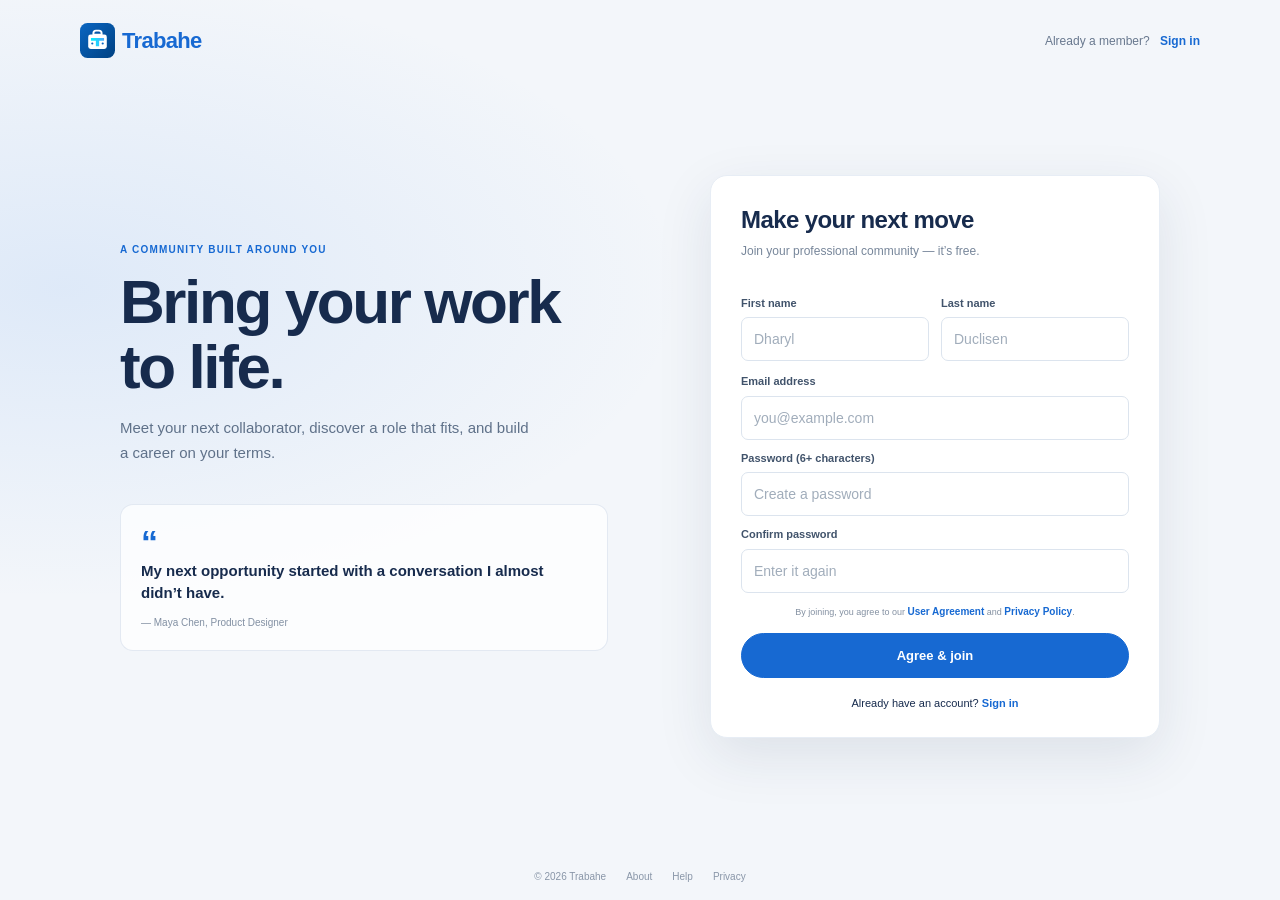
<file: signup.html>
<!DOCTYPE html>
<html lang="en">
<head>
    <meta charset="UTF-8">
    <meta name="viewport" content="width=device-width, initial-scale=1.0">
    <meta name="description" content="Join Trabahe and grow your professional community.">
    <title>Join Trabahe | Trabahe</title>
    <link rel="stylesheet" href="style.css">
    <script src="app.js" defer></script>
</head>
<body class="auth-page">
    <header class="auth-header">
        <a class="brand-wordmark" href="index.html"><img src="images/logo.svg" alt="">Trabahe</a>
        <p>Already a member? <a class="text-link" href="login.html">Sign in</a></p>
    </header>
    <main class="auth-layout signup-layout">
        <section class="auth-intro">
            <p class="eyebrow">A COMMUNITY BUILT AROUND YOU</p>
            <h1>Bring your work to life.</h1>
            <p>Meet your next collaborator, discover a role that fits, and build a career on your terms.</p>
            <div class="auth-quote"><span>“</span><p>My next opportunity started with a conversation I almost didn’t have.</p><small>— Maya Chen, Product Designer</small></div>
        </section>
        <section class="auth-card">
            <h2>Make your next move</h2>
            <p class="auth-subtitle">Join your professional community — it’s free.</p>
            <form data-auth-form="signup">
                <div class="field-row">
                    <div><label for="first-name">First name</label><input id="first-name" name="firstName" autocomplete="given-name" placeholder="Dharyl" required></div>
                    <div><label for="last-name">Last name</label><input id="last-name" name="lastName" autocomplete="family-name" placeholder="Duclisen" required></div>
                </div>
                <label for="signup-email">Email address</label>
                <input id="signup-email" name="email" type="email" autocomplete="email" placeholder="you@example.com" required>
                <label for="signup-password">Password (6+ characters)</label>
                <input id="signup-password" name="password" type="password" autocomplete="new-password" minlength="6" placeholder="Create a password" required>
                <label for="confirm-password">Confirm password</label>
                <input id="confirm-password" name="confirmPassword" type="password" autocomplete="new-password" minlength="6" placeholder="Enter it again" required>
                <p class="auth-legal">By joining, you agree to our <a href="#">User Agreement</a> and <a href="#">Privacy Policy</a>.</p>
                <button class="button-primary auth-submit" type="submit">Agree &amp; join</button>
                <p class="form-message" role="status" aria-live="polite"></p>
            </form>
            <p class="auth-switch">Already have an account? <a class="text-link" href="login.html">Sign in</a></p>
        </section>
    </main>
    <footer class="auth-footer">© 2026 Trabahe <a href="#">About</a><a href="#">Help</a><a href="#">Privacy</a></footer>
</body>
</html>
</file>
<file: style.css>
:root {
    color-scheme: light;
    --page: #f3f6fa;
    --surface: #fff;
    --surface-muted: #f7f9fc;
    --ink: #172b4d;
    --muted: #68788e;
    --line: #e4eaf2;
    --brand: #1769d2;
    --brand-dark: #1058b7;
    --brand-soft: #eaf2ff;
    --shadow: 0 8px 24px rgba(28, 48, 78, 0.07);
    --radius: 14px;
}

* {
    margin: 0;
    padding: 0;
    box-sizing: border-box;
}

body {
    min-height: 100vh;
    background:
        radial-gradient(ellipse at 50% -240px, rgba(71, 142, 235, 0.13), transparent 58%),
        var(--page);
    color: var(--muted);
    font-family: Inter, "Segoe UI", Arial, sans-serif;
    font-size: 14px;
    line-height: 1.5;
    -webkit-font-smoothing: antialiased;
}

a {
    color: inherit;
    text-decoration: none;
    transition: color 160ms ease;
}

a:hover {
    color: var(--brand);
}

button,
input,
textarea {
    font: inherit;
}

.navbar {
    position: sticky;
    top: 0;
    z-index: 100;
    display: flex;
    align-items: center;
    justify-content: space-between;
    min-height: 68px;
    padding: 0 max(5%, calc((100% - 1320px) / 2));
    background: rgba(255, 255, 255, 0.94);
    border-bottom: 1px solid rgba(220, 228, 239, 0.9);
    box-shadow: 0 4px 18px rgba(28, 48, 78, 0.045);
    backdrop-filter: blur(16px);
}

.navbar-left,
.navbar-center ul,
.navbar-center ul li a {
    display: flex;
    align-items: center;
}

.logo img {
    display: block;
    width: 36px;
    margin-right: 20px;
}

.search-box {
    display: flex;
    align-items: center;
    width: min(280px, 23vw);
    padding: 0 14px;
    background: #f0f4f9;
    border: 1px solid transparent;
    border-radius: 10px;
    transition: background 160ms ease, border-color 160ms ease, box-shadow 160ms ease;
}

.search-box:focus-within {
    background: #fff;
    border-color: #a8c8f4;
    box-shadow: 0 0 0 3px rgba(23, 105, 210, 0.1);
}

.search-box img {
    width: 15px;
    opacity: 0.7;
}

.search-box input {
    width: 100%;
    padding: 10px;
    color: var(--ink);
    background: transparent;
    border: 0;
    outline: 0;
}

.search-box input::placeholder {
    color: #8492a6;
}

.navbar-center ul {
    gap: clamp(5px, 1.6vw, 25px);
    height: 68px;
}

.navbar-center ul li {
    list-style: none;
    height: 100%;
}

.navbar-center ul li a {
    position: relative;
    flex-direction: column;
    justify-content: center;
    gap: 2px;
    height: 100%;
    min-width: 56px;
    padding: 0 5px;
    color: #637188;
    font-size: 11px;
    font-weight: 600;
    white-space: nowrap;
}

.navbar-center ul li a img {
    width: 23px;
    height: 23px;
    object-fit: contain;
    opacity: 0.76;
    transition: transform 160ms ease, opacity 160ms ease;
}

.navbar-center ul li a:hover,
.navbar-center ul li a.active-link {
    color: var(--brand);
}

.navbar-center ul li a:hover img,
.navbar-center ul li a.active-link img {
    opacity: 1;
    transform: translateY(-1px);
}

.navbar-center ul li a::after {
    position: absolute;
    right: 0;
    bottom: 0;
    left: 0;
    height: 3px;
    background: var(--brand);
    border-radius: 3px 3px 0 0;
    content: "";
    transform: scaleX(0);
    transition: transform 180ms ease;
}

.navbar-center ul li a:hover::after,
.navbar-center ul li a.active-link::after {
    transform: scaleX(1);
}

.nav-profile-img {
    display: block;
    width: 38px;
    border: 2px solid #fff;
    border-radius: 50%;
    box-shadow: 0 0 0 1px var(--line);
    cursor: pointer;
}

.online {
    position: relative;
}

.online::after {
    position: absolute;
    top: 1px;
    right: -1px;
    width: 9px;
    height: 9px;
    background: #31b978;
    border: 2px solid #fff;
    border-radius: 50%;
    content: "";
}

.profile-menu-wrap {
    position: absolute;
    top: calc(100% + 4px);
    right: max(4%, calc((100% - 1320px) / 2));
    width: 300px;
    max-height: 0;
    overflow: hidden;
    transition: max-height 260ms ease;
}

.profile-menu-wrap.open-menu {
    max-height: 430px;
}

.profile-menu {
    margin: 8px 0;
    padding: 18px;
    color: var(--ink);
    background: var(--surface);
    border: 1px solid var(--line);
    border-radius: var(--radius);
    box-shadow: 0 18px 42px rgba(28, 48, 78, 0.18);
}

.user-info {
    display: flex;
    align-items: center;
}

.user-info img {
    width: 48px;
    margin-right: 12px;
    border-radius: 50%;
}

.user-info h3 {
    margin-bottom: 2px;
    color: var(--ink);
    font-size: 16px;
}

.user-info a {
    color: var(--brand);
    font-size: 12px;
    font-weight: 600;
}

.profile-menu hr {
    height: 1px;
    margin: 14px 0 10px;
    background: var(--line);
    border: 0;
}

.profile-menu-link {
    display: flex;
    align-items: center;
    gap: 12px;
    margin: 2px -8px;
    padding: 8px;
    color: var(--muted);
    border-radius: 8px;
    font-size: 13px;
}

.profile-menu-link:hover {
    color: var(--brand);
    background: var(--surface-muted);
}

.profile-menu-link p {
    flex: 1;
}

.profile-menu-link img {
    width: 25px;
    height: 25px;
    object-fit: contain;
}

.profile-menu-link span {
    color: #9ba8b8;
    font-size: 12px;
}

.container {
    display: grid;
    grid-template-columns: minmax(220px, 260px) minmax(0, 1fr) minmax(240px, 285px);
    gap: 22px;
    width: min(1320px, 90%);
    margin: 0 auto;
    padding: 28px 0 48px;
}

.left-sidebar,
.right-sidebar {
    position: sticky;
    top: 88px;
    align-self: start;
}

.sidebar-profile-box,
.sidebar-activity,
.sidebar-news,
.sidebar-ad,
.create-post,
.post {
    overflow: hidden;
    background: var(--surface);
    border: 1px solid var(--line);
    border-radius: var(--radius);
    box-shadow: var(--shadow);
}

.sidebar-profile-box > img {
    display: block;
    height: 96px;
    object-fit: cover;
}

.sidebar-profile-info {
    padding: 0 20px;
}

.sidebar-profile-info > img {
    width: 82px;
    margin-top: -42px;
    padding: 4px;
    background: var(--surface);
    border-radius: 50%;
}

.sidebar-profile-info h1 {
    margin-top: 6px;
    color: var(--ink);
    font-size: 19px;
    font-weight: 700;
    letter-spacing: -0.3px;
}

.sidebar-profile-info h3 {
    margin-top: 3px;
    color: var(--muted);
    font-size: 12px;
    font-weight: 400;
}

.sidebar-profile-info ul {
    margin: 17px 0 15px;
    padding-top: 12px;
    border-top: 1px solid var(--line);
    list-style: none;
}

.sidebar-profile-info ul li {
    display: flex;
    justify-content: space-between;
    margin: 9px 0;
    color: #6e7d92;
    font-size: 12px;
}

.sidebar-profile-info ul li span {
    color: var(--brand);
    font-weight: 700;
}

.sidebar-profile-link {
    display: flex;
    border-top: 1px solid var(--line);
}

.sidebar-profile-link a {
    display: flex;
    flex: 1;
    align-items: center;
    justify-content: center;
    gap: 7px;
    min-width: 0;
    padding: 13px 5px;
    color: #596b82;
    font-size: 11px;
    font-weight: 600;
}

.sidebar-profile-link a + a {
    border-left: 1px solid var(--line);
}

.sidebar-profile-link a:hover {
    background: var(--surface-muted);
}

.sidebar-profile-link a img {
    width: 17px;
    height: 17px;
    object-fit: contain;
}

.sidebar-activity {
    margin-top: 16px;
    padding: 8px 18px 14px;
}

.sidebar-activity h3 {
    margin: 15px 0 7px;
    color: #8996a8;
    font-size: 10px;
    font-weight: 700;
    letter-spacing: 1px;
}

.sidebar-activity a {
    display: flex;
    align-items: center;
    gap: 9px;
    margin: 2px -7px;
    padding: 6px 7px;
    color: #596b82;
    border-radius: 7px;
    font-size: 12px;
}

.sidebar-activity a:hover {
    color: var(--brand);
    background: var(--surface-muted);
}

.sidebar-activity a img {
    width: 15px;
    height: 15px;
    object-fit: contain;
    opacity: 0.7;
}

.discover-more-link {
    margin: 12px -18px -14px;
    border-top: 1px solid var(--line);
    text-align: center;
}

.discover-more-link a {
    display: inline-block;
    padding: 11px;
    color: var(--brand);
    font-size: 12px;
    font-weight: 700;
}

#showMoreLink {
    display: none;
}

.sidebar-news {
    padding: 17px 19px 14px;
}

.info-icon {
    float: right;
    width: 15px;
    margin-top: 4px;
    opacity: 0.65;
}

.sidebar-news h3 {
    margin: 2px 0 16px;
    color: var(--ink);
    font-size: 16px;
    font-weight: 700;
    letter-spacing: -0.2px;
}

.sidebar-news a {
    display: block;
    margin: 0 -7px;
    padding: 7px;
    color: #354762;
    border-radius: 7px;
    font-size: 12px;
    font-weight: 650;
    line-height: 1.4;
}

.sidebar-news a:hover {
    color: var(--brand);
    background: var(--surface-muted);
}

.sidebar-news span {
    display: block;
    margin: -4px 0 5px 7px;
    color: #8a97a8;
    font-size: 10px;
}

.sidebar-news .read-more-link {
    display: inline-block;
    margin: 8px 0 0;
    padding: 5px 7px;
    color: var(--brand);
    font-weight: 700;
}

.sidebar-ad {
    margin-top: 15px;
    padding: 14px 18px 16px;
    text-align: center;
}

.sidebar-ad small {
    display: block;
    color: #8794a5;
    font-size: 10px;
    text-align: right;
}

.sidebar-ad p {
    margin: 8px 0;
    color: var(--ink);
    font-size: 13px;
    font-weight: 600;
}

.sidebar-ad div {
    display: flex;
    align-items: center;
    justify-content: center;
}

.sidebar-ad img {
    width: 49px;
    height: 49px;
    margin: 5px;
    object-fit: cover;
    border: 1px solid var(--line);
    border-radius: 50%;
}

.sidebar-ad b {
    display: block;
    margin-top: 6px;
    color: #45566e;
    font-size: 11px;
    font-weight: 600;
}

.ad-link {
    display: inline-block;
    margin: 13px auto 0;
    padding: 6px 19px;
    color: var(--brand);
    border: 1px solid var(--brand);
    border-radius: 20px;
    font-size: 12px;
    font-weight: 700;
    transition: color 160ms ease, background 160ms ease;
}

.ad-link:hover {
    color: #fff;
    background: var(--brand);
}

.sidebar-useful-links {
    padding: 13px 8px;
    text-align: center;
}

.sidebar-useful-links a {
    display: inline-block;
    margin: 3px 4px;
    color: #8390a2;
    font-size: 10px;
}

.sidebar-useful-links a:hover {
    color: var(--brand);
}

.copyright-msg {
    display: flex;
    align-items: center;
    justify-content: center;
    margin-top: 10px;
    color: #718096;
    font-size: 10px;
}

.copyright-msg img {
    width: 17px;
    margin-right: 5px;
}

.main-content {
    min-width: 0;
}

.create-post {
    padding-top: 3px;
}

.create-post-input {
    display: flex;
    align-items: center;
    padding: 15px 18px 12px;
}

.create-post-input img {
    width: 42px;
    height: 42px;
    margin-right: 12px;
    object-fit: cover;
    border: 2px solid #eef3fa;
    border-radius: 50%;
}

.create-post-input textarea {
    width: 100%;
    min-height: 40px;
    padding: 10px 14px;
    color: var(--ink);
    background: var(--surface-muted);
    border: 1px solid var(--line);
    border-radius: 24px;
    outline: none;
    resize: vertical;
    transition: border-color 160ms ease, box-shadow 160ms ease, background 160ms ease;
}

.create-post-input textarea:focus {
    background: #fff;
    border-color: #a8c8f4;
    box-shadow: 0 0 0 3px rgba(23, 105, 210, 0.09);
}

.create-post-input textarea::placeholder {
    color: #78879a;
    font-weight: 500;
}

.create-post-links {
    display: flex;
    align-items: stretch;
    padding: 0 10px 8px;
}

.create-post-links li {
    display: flex;
    flex: 1;
    align-items: center;
    justify-content: center;
    gap: 7px;
    min-width: 0;
    min-height: 42px;
    margin: 0 3px;
    color: #617187;
    border-radius: 8px;
    font-size: 12px;
    font-weight: 600;
    list-style: none;
    cursor: pointer;
    transition: background 160ms ease, color 160ms ease;
}

.create-post-links li:hover {
    color: var(--brand);
    background: var(--brand-soft);
}

.create-post-links li img {
    width: 17px;
    height: 17px;
    object-fit: contain;
}

.create-post-links li:last-child {
    flex: 0 0 auto;
    min-width: 76px;
    margin-left: 5px;
    color: #fff;
    background: var(--brand);
    border-radius: 8px;
    font-weight: 700;
    transition: background 160ms ease, transform 160ms ease;
}

.create-post-links li:last-child:hover {
    color: #fff;
    background: var(--brand-dark);
    transform: translateY(-1px);
}

.sort-by {
    display: flex;
    align-items: center;
    gap: 10px;
    margin: 15px 0 10px;
    color: #77869a;
    font-size: 11px;
}

.sort-by hr {
    flex: 1;
    height: 1px;
    background: #dce4ee;
    border: 0;
}

.sort-by p {
    white-space: nowrap;
}

.sort-by p span {
    color: #43546b;
    font-weight: 700;
    cursor: pointer;
}

.sort-by p span img {
    width: 11px;
    margin-left: 3px;
    vertical-align: middle;
}

.post {
    margin: 0 0 16px;
    padding: 18px 20px 5px;
}

.post-author {
    display: flex;
    align-items: flex-start;
    margin-bottom: 13px;
}

.post-author > img {
    width: 43px;
    height: 43px;
    margin: 1px 11px 0 0;
    object-fit: cover;
    border-radius: 50%;
}

.post-author h1 {
    color: var(--ink);
    font-size: 14px;
    font-weight: 700;
}

.post-author small {
    display: block;
    color: #8390a2;
    font-size: 10px;
    line-height: 1.5;
}

.post p {
    margin-bottom: 14px;
    color: #43536a;
    font-size: 13px;
    line-height: 1.65;
}

.post > img {
    display: block;
    width: 100%;
    max-height: 460px;
    margin-bottom: 11px;
    object-fit: cover;
    border-radius: 9px;
}

.post-stats {
    display: flex;
    flex-wrap: wrap;
    align-items: center;
    justify-content: space-between;
    gap: 4px;
    padding-bottom: 8px;
    color: #8491a2;
    border-bottom: 1px solid var(--line);
    font-size: 10px;
}

.post-stats div {
    display: flex;
    align-items: center;
}

.post-stats img {
    width: 15px;
    margin-right: -4px;
}

.liked-users {
    margin-left: 10px;
}

.post-activity {
    display: flex;
    align-items: center;
    justify-content: space-between;
    gap: 3px;
    padding: 8px 0;
    color: #617187;
    font-size: 12px;
    font-weight: 600;
}

.post-activity > div {
    display: flex;
    align-items: center;
}

.post-activity-user-icon {
    width: 23px;
    border-radius: 50%;
}

.post-activity-arrow-icon {
    width: 11px;
    margin-left: 4px;
}

.post-activity-link {
    min-height: 35px;
    padding: 0 8px;
    border-radius: 7px;
    cursor: pointer;
    transition: color 160ms ease, background 160ms ease;
}

.post-activity-link:hover {
    color: var(--brand);
    background: var(--brand-soft);
}

.post-activity-link img {
    width: 16px;
    height: 16px;
    margin-right: 6px;
    object-fit: contain;
    opacity: 0.78;
}

@media (max-width: 1040px) {
    .container {
        grid-template-columns: minmax(215px, 260px) minmax(0, 1fr);
        width: min(960px, 92%);
        gap: 18px;
    }

    .right-sidebar {
        display: none;
    }
}

@media (max-width: 700px) {
    .navbar {
        min-height: 60px;
        padding: 0 4%;
    }

    .logo img {
        width: 32px;
        margin-right: 12px;
    }

    .search-box {
        width: 38px;
        height: 38px;
        justify-content: center;
        padding: 0;
        background: transparent;
    }

    .search-box:focus-within {
        position: absolute;
        right: 62px;
        left: 4%;
        z-index: 2;
        width: auto;
        justify-content: flex-start;
        padding: 0 12px;
        background: #fff;
    }

    .search-box input {
        width: 0;
        padding: 0;
    }

    .search-box:focus-within input {
        width: 100%;
        padding: 9px;
    }

    .navbar-center {
        flex: 1;
        margin-left: 6px;
    }

    .navbar-center ul {
        justify-content: space-evenly;
        gap: 0;
        height: 60px;
    }

    .navbar-center ul li a {
        min-width: 38px;
        padding: 0 3px;
    }

    .navbar-center ul li a span {
        display: none;
    }

    .navbar-center ul li a img {
        width: 22px;
        height: 22px;
    }

    .nav-profile-img {
        width: 32px;
    }

    .profile-menu-wrap {
        right: 4%;
        width: min(300px, 92vw);
    }

    .container {
        grid-template-columns: minmax(0, 1fr);
        width: min(560px, 92%);
        gap: 14px;
        padding: 16px 0 30px;
    }

    .left-sidebar,
    .right-sidebar {
        position: static;
    }

    .main-content {
        grid-row: 1;
    }

    .sidebar-activity {
        display: none;
    }

    .sidebar-activity.open-activity {
        display: block;
    }

    #showMoreLink {
        display: block;
        width: fit-content;
        margin: 5px auto 0;
        color: var(--brand);
        font-size: 12px;
        font-weight: 600;
        cursor: pointer;
    }

    .post {
        padding-right: 15px;
        padding-left: 15px;
    }
}

@media (max-width: 420px) {
    .navbar-center ul li a {
        min-width: 31px;
    }

    .navbar-center ul li a img {
        width: 20px;
        height: 20px;
    }

    .create-post-input {
        padding-right: 12px;
        padding-left: 12px;
    }

    .create-post-links {
        padding-right: 6px;
        padding-left: 6px;
    }

    .create-post-links li {
        gap: 4px;
        font-size: 10px;
    }

    .create-post-links li:last-child {
        min-width: 56px;
    }

    .post-activity {
        font-size: 11px;
    }

    .post-activity-link {
        padding: 0 5px;
    }

    .post-activity-link span {
        display: none;
    }

    .post-activity-link img {
        margin-right: 0;
    }
}

@media (prefers-reduced-motion: reduce) {
    *,
    *::before,
    *::after {
        scroll-behavior: auto !important;
        transition-duration: 0.01ms !important;
        animation-duration: 0.01ms !important;
        animation-iteration-count: 1 !important;
    }
}

button {
    color: inherit;
}

.profile-trigger {
    display: inline-flex;
    padding: 0;
    background: transparent;
    border: 0;
    border-radius: 50%;
    cursor: pointer;
}

.create-post-links li button {
    width: 100%;
    height: 100%;
    color: inherit;
    background: transparent;
    border: 0;
    cursor: pointer;
    font-weight: 700;
}

.create-post-links li:last-child button {
    color: #fff;
}

.post > small {
    display: block;
    margin: 3px 0 12px;
    color: #8390a2;
}

.post > strong {
    color: var(--ink);
}

.post-activity-link[aria-pressed="true"] {
    color: var(--brand);
    background: var(--brand-soft);
}

.page-container {
    display: grid;
    grid-template-columns: minmax(0, 1fr) 270px;
    align-items: start;
    gap: 24px;
    width: min(1120px, 92%);
    margin: 30px auto 56px;
}

.page-main {
    min-width: 0;
}

.page-heading {
    display: flex;
    align-items: center;
    justify-content: space-between;
    gap: 20px;
    margin: 0 0 22px;
}

.page-heading h1,
.inbox-heading h1 {
    margin: 3px 0 5px;
    color: var(--ink);
    font-size: clamp(25px, 3vw, 32px);
    letter-spacing: -0.8px;
    line-height: 1.2;
}

.page-heading p:not(.eyebrow),
.inbox-heading p {
    color: var(--muted);
    font-size: 13px;
}

.eyebrow {
    color: #8794a5;
    font-size: 10px;
    font-weight: 750;
    letter-spacing: 1.2px;
}

.button-primary,
.button-outline {
    display: inline-flex;
    align-items: center;
    justify-content: center;
    gap: 7px;
    min-height: 40px;
    padding: 0 16px;
    border-radius: 8px;
    cursor: pointer;
    font-size: 12px;
    font-weight: 700;
    text-align: center;
    transition: background 160ms ease, color 160ms ease, border-color 160ms ease, transform 160ms ease;
}

.button-primary {
    color: #fff;
    background: var(--brand);
    border: 1px solid var(--brand);
}

.button-primary:hover {
    color: #fff;
    background: var(--brand-dark);
    border-color: var(--brand-dark);
    transform: translateY(-1px);
}

.button-outline {
    color: var(--brand);
    background: #fff;
    border: 1px solid #b7cdec;
}

.button-outline:hover,
.button-outline[aria-pressed="true"] {
    color: var(--brand-dark);
    background: var(--brand-soft);
    border-color: var(--brand);
}

.text-link {
    color: var(--brand);
    font-weight: 700;
}

.section-tabs {
    display: flex;
    gap: 22px;
    overflow-x: auto;
    padding: 0 3px;
    border-bottom: 1px solid var(--line);
    white-space: nowrap;
}

.section-tabs a {
    position: relative;
    padding: 12px 0;
    color: #78869a;
    font-size: 12px;
    font-weight: 650;
}

.section-tabs a.selected {
    color: var(--brand);
}

.section-tabs a.selected::after {
    position: absolute;
    right: 0;
    bottom: -1px;
    left: 0;
    height: 2px;
    background: var(--brand);
    content: "";
}

.section-tabs span,
.count-pill {
    margin-left: 4px;
    padding: 2px 6px;
    color: #5d6f86;
    background: #edf1f6;
    border-radius: 10px;
    font-size: 10px;
}

.result-note {
    margin: 15px 0 12px;
    color: #8190a3;
    font-size: 11px;
}

.panel,
.person-card,
.job-card,
.notification-card {
    background: var(--surface);
    border: 1px solid var(--line);
    border-radius: var(--radius);
    box-shadow: var(--shadow);
}

.page-aside {
    position: sticky;
    top: 92px;
}

.aside-promo {
    margin-bottom: 14px;
    padding: 20px;
}

.aside-promo h2 {
    margin: 8px 0;
    color: var(--ink);
    font-size: 17px;
    line-height: 1.35;
}

.aside-promo > p:not(.eyebrow) {
    margin-bottom: 14px;
    font-size: 12px;
    line-height: 1.65;
}

.aside-promo .text-link {
    font-size: 12px;
}

.aside-links {
    display: flex;
    flex-wrap: wrap;
    justify-content: center;
    gap: 6px 13px;
    padding: 10px;
    font-size: 10px;
}

.aside-links span {
    flex-basis: 100%;
    text-align: center;
}

.people-grid {
    display: grid;
    grid-template-columns: repeat(3, minmax(0, 1fr));
    gap: 14px;
}

.person-card {
    overflow: hidden;
    padding: 0 14px 15px;
    text-align: center;
}

.person-cover {
    height: 75px;
    margin: 0 -14px;
    background: linear-gradient(135deg, #e1eafa, #b9d2f3);
}

.cover-purple { background: linear-gradient(135deg, #e4daf7, #b4a2e6); }
.cover-blue { background: linear-gradient(135deg, #d9e9f7, #85b7dd); }
.cover-orange { background: linear-gradient(135deg, #f7e5d7, #e6b997); }
.cover-green { background: linear-gradient(135deg, #d9eee1, #91c8a6); }
.cover-pink { background: linear-gradient(135deg, #f4dce8, #d79fbc); }
.cover-sky { background: linear-gradient(135deg, #d9edf2, #8dc3d2); }

.person-avatar {
    width: 66px;
    height: 66px;
    margin-top: -34px;
    object-fit: cover;
    border: 4px solid white;
    border-radius: 50%;
}

.person-card h2 {
    margin: 5px 0 2px;
    color: var(--ink);
    font-size: 14px;
}

.person-card p {
    min-height: 36px;
    font-size: 11px;
    line-height: 1.5;
}

.person-card small {
    display: block;
    margin: 8px 0 12px;
    color: #8390a2;
    font-size: 10px;
}

.button-wide {
    width: 100%;
    min-height: 36px;
}

.invitation-panel {
    display: block;
    margin-top: 22px;
    padding: 19px;
}

.invitation-panel h2 {
    margin: 4px 0;
    color: var(--ink);
    font-size: 16px;
}

.invitation-panel p:not(.eyebrow) {
    font-size: 12px;
}

.invitation-list {
    margin-top: 12px;
}

.invitation-row {
    display: flex;
    align-items: center;
    gap: 11px;
    padding: 11px 0;
    border-top: 1px solid var(--line);
}

.invitation-row > img {
    flex: 0 0 42px;
    width: 42px;
    height: 42px;
    object-fit: cover;
    border-radius: 50%;
}

.invitation-row > span {
    flex: 1;
    min-width: 0;
}

.invitation-row strong,
.invitation-row small {
    display: block;
}

.invitation-row strong {
    color: var(--ink);
    font-size: 12px;
}

.invitation-row small {
    color: #8390a2;
    font-size: 10px;
}

.job-filters {
    display: flex;
    gap: 10px;
    padding: 12px;
    background: #fff;
    border: 1px solid var(--line);
    border-radius: var(--radius);
    box-shadow: var(--shadow);
}

.job-filters input,
.job-filters select,
.inbox-search input {
    min-width: 0;
    min-height: 40px;
    padding: 0 12px;
    color: var(--ink);
    background: var(--surface-muted);
    border: 1px solid var(--line);
    border-radius: 7px;
}

.job-filters input {
    flex: 1;
}

.job-filters select {
    width: 150px;
}

.job-list {
    display: grid;
    gap: 13px;
}

.job-card {
    display: flex;
    align-items: flex-start;
    gap: 15px;
    padding: 18px;
}

.company-logo {
    flex: 0 0 48px;
    width: 48px;
    height: 48px;
    padding: 5px;
    object-fit: contain;
    background: #fff;
    border: 1px solid var(--line);
    border-radius: 10px;
}

.job-info {
    flex: 1;
    min-width: 0;
}

.job-title-line {
    display: flex;
    align-items: flex-start;
    justify-content: space-between;
    gap: 10px;
}

.job-title-line h2 {
    color: var(--brand);
    font-size: 16px;
}

.job-title-line p {
    margin-top: 2px;
    color: #43546b;
    font-size: 12px;
}

.job-info > p:not(.job-meta) {
    margin: 11px 0;
    color: #637188;
    font-size: 12px;
    line-height: 1.6;
}

.job-info .job-meta {
    margin-top: 9px;
    color: #8390a2;
    font-size: 10px;
}

.icon-button {
    flex: 0 0 auto;
    display: inline-grid;
    width: 36px;
    height: 36px;
    place-items: center;
    color: #6c7c91;
    background: transparent;
    border: 1px solid var(--line);
    border-radius: 50%;
    cursor: pointer;
    font-size: 19px;
}

.icon-button[aria-pressed="true"] {
    color: var(--brand);
    background: var(--brand-soft);
}

.tag-list {
    display: flex;
    flex-wrap: wrap;
    gap: 7px;
    margin: 10px 0 14px;
}

.tag-list span {
    padding: 4px 9px;
    color: #526780;
    background: #f0f4f8;
    border-radius: 14px;
    font-size: 10px;
    font-weight: 600;
}

.messaging-page {
    display: block;
    max-width: 1120px;
    margin-top: 24px;
}

.messaging-shell {
    display: grid;
    grid-template-columns: minmax(250px, 340px) minmax(0, 1fr);
    min-height: min(720px, calc(100vh - 120px));
    overflow: hidden;
}

.message-inbox {
    padding: 19px 0;
    border-right: 1px solid var(--line);
}

.inbox-heading {
    display: flex;
    align-items: center;
    justify-content: space-between;
    padding: 0 18px 15px;
}

.inbox-heading h1 {
    font-size: 22px;
}

.inbox-search {
    padding: 0 16px 14px;
}

.inbox-search input {
    width: 100%;
}

.inbox-label {
    padding: 9px 18px;
}

.conversation-preview {
    display: flex;
    align-items: center;
    gap: 10px;
    padding: 12px 16px;
    border-left: 3px solid transparent;
}

.conversation-preview:hover,
.conversation-preview.selected {
    background: #f3f7fc;
}

.conversation-preview.selected {
    border-left-color: var(--brand);
}

.conversation-preview > img,
.conversation-header > img {
    flex: 0 0 42px;
    width: 42px;
    height: 42px;
    object-fit: cover;
    border-radius: 50%;
}

.conversation-preview > span {
    flex: 1;
    min-width: 0;
}

.conversation-preview strong,
.conversation-preview small {
    display: block;
    overflow: hidden;
    text-overflow: ellipsis;
    white-space: nowrap;
}

.conversation-preview strong {
    color: var(--ink);
    font-size: 12px;
}

.conversation-preview small,
.conversation-preview time {
    color: #8290a3;
    font-size: 10px;
}

.conversation {
    display: flex;
    min-width: 0;
    flex-direction: column;
}

.conversation-header {
    display: flex;
    align-items: center;
    gap: 11px;
    padding: 16px 20px;
    border-bottom: 1px solid var(--line);
}

.conversation-header > div {
    flex: 1;
}

.conversation-header h2 {
    color: var(--ink);
    font-size: 14px;
}

.conversation-header p {
    color: #8190a3;
    font-size: 10px;
}

.conversation-messages {
    flex: 1;
    padding: 20px;
}

.day-marker {
    margin-bottom: 16px;
    color: #8a97a8;
    font-size: 9px;
    font-weight: 700;
    letter-spacing: 1px;
    text-align: center;
}

.message-bubble {
    width: fit-content;
    max-width: min(82%, 430px);
    margin: 10px 0 4px;
    padding: 11px 14px;
    color: #43546b;
    background: #f0f4f8;
    border-radius: 4px 14px 14px 14px;
    font-size: 12px;
    line-height: 1.6;
}

.message-bubble.outgoing {
    margin-left: auto;
    color: #fff;
    background: var(--brand);
    border-radius: 14px 4px 14px 14px;
}

.message-time {
    display: block;
    margin: 0 0 10px;
    color: #8a97a8;
    font-size: 9px;
}

.outgoing-time {
    text-align: right;
}

.message-composer {
    padding: 14px 18px;
    border-top: 1px solid var(--line);
}

.message-composer textarea {
    width: 100%;
    min-height: 60px;
    padding: 11px 13px;
    color: var(--ink);
    background: var(--surface-muted);
    border: 1px solid var(--line);
    border-radius: 9px;
    resize: vertical;
}

.message-composer > div {
    display: flex;
    align-items: center;
    justify-content: space-between;
    gap: 10px;
    margin-top: 9px;
}

.message-composer > div > span {
    color: #8a97a8;
    font-size: 10px;
}

.notification-list {
    display: grid;
    gap: 9px;
    margin-top: 14px;
}

.notification-card {
    display: flex;
    align-items: center;
    gap: 13px;
    padding: 15px;
}

.notification-card.unread {
    background: #f4f8ff;
    border-color: #d6e5fa;
}

.notification-card > img {
    flex: 0 0 45px;
    width: 45px;
    height: 45px;
    object-fit: cover;
    border-radius: 50%;
}

.notification-card > p {
    flex: 1;
    color: #56677e;
    font-size: 12px;
    line-height: 1.5;
}

.notification-card > p strong {
    color: var(--ink);
}

.notification-card > p small {
    display: block;
    margin-top: 4px;
    color: #8895a6;
    font-size: 10px;
}

.notification-card > .text-link {
    flex: 0 0 auto;
    font-size: 11px;
}

.profile-page {
    display: grid;
    gap: 15px;
    width: min(900px, 92%);
    margin: 28px auto 50px;
}

.profile-hero {
    overflow: hidden;
}

.profile-cover {
    display: block;
    width: 100%;
    height: 205px;
    object-fit: cover;
    object-position: center 48%;
}

.profile-details {
    position: relative;
    padding: 0 26px 22px;
}

.profile-large-avatar {
    width: 112px;
    height: 112px;
    margin-top: -57px;
    object-fit: cover;
    border: 5px solid #fff;
    border-radius: 50%;
}

.profile-actions {
    display: flex;
    justify-content: flex-end;
    gap: 9px;
    margin-top: 13px;
}

.profile-details h1 {
    margin-top: -35px;
    color: var(--ink);
    font-size: 24px;
}

.profile-headline,
.profile-location {
    font-size: 12px;
}

.profile-location {
    margin-top: 3px;
}

.profile-summary {
    max-width: 700px;
    margin: 16px 0;
    color: #45566e;
    font-size: 12px;
    line-height: 1.7;
}

.profile-affiliation {
    display: flex;
    align-items: center;
    gap: 9px;
    color: var(--ink);
    font-size: 11px;
}

.profile-affiliation img {
    width: 30px;
    height: 30px;
    object-fit: contain;
}

.profile-affiliation small {
    display: block;
    color: #8290a3;
}

.profile-section {
    padding: 20px 24px;
}

.profile-section h2 {
    margin-bottom: 12px;
    color: var(--ink);
    font-size: 18px;
}

.profile-section > p {
    color: #45566e;
    font-size: 12px;
    line-height: 1.7;
}

.experience-item {
    display: flex;
    gap: 13px;
    padding: 14px 0;
}

.experience-item + .experience-item {
    border-top: 1px solid var(--line);
}

.company-mark {
    display: grid;
    flex: 0 0 40px;
    width: 40px;
    height: 40px;
    place-items: center;
    color: #fff;
    border-radius: 9px;
    font-size: 17px;
    font-weight: 700;
}

.blue-mark { background: #1769d2; }
.coral-mark { background: #e47d5d; }
.red-mark { background: #bb2438; }

.experience-item h3 {
    color: var(--ink);
    font-size: 13px;
}

.experience-item p,
.experience-item small {
    display: block;
    color: #637188;
    font-size: 11px;
}

.experience-item small {
    margin: 3px 0 6px;
    color: #8a97a8;
}

.sr-only {
    position: absolute;
    width: 1px;
    height: 1px;
    overflow: hidden;
    clip: rect(0, 0, 0, 0);
    white-space: nowrap;
    clip-path: inset(50%);
}

[hidden] {
    display: none !important;
}

.auth-page {
    min-height: 100vh;
    display: flex;
    flex-direction: column;
    background:
        radial-gradient(ellipse at 5% 32%, rgba(71, 142, 235, 0.12), transparent 36%),
        var(--page);
}

.auth-header {
    display: flex;
    align-items: center;
    justify-content: space-between;
    width: min(1120px, 90%);
    margin: 0 auto;
    padding: 23px 0;
}

.brand-wordmark {
    display: inline-flex;
    align-items: center;
    gap: 7px;
    color: var(--brand);
    font-size: 22px;
    font-weight: 750;
    letter-spacing: -0.7px;
}

.brand-wordmark img {
    width: 35px;
    height: 35px;
    object-fit: contain;
}

.auth-header > p {
    font-size: 12px;
}

.auth-header > p a {
    margin-left: 7px;
}

.auth-layout {
    display: grid;
    flex: 1;
    grid-template-columns: minmax(0, 1fr) minmax(350px, 430px);
    align-items: center;
    gap: clamp(40px, 8vw, 110px);
    width: min(1040px, 90%);
    margin: 14px auto 35px;
}

.auth-intro {
    max-width: 500px;
    padding-bottom: 20px;
}

.auth-intro .eyebrow {
    color: var(--brand);
}

.auth-intro h1 {
    max-width: 500px;
    margin: 13px 0 16px;
    color: var(--ink);
    font-size: clamp(38px, 5.4vw, 62px);
    letter-spacing: -2.4px;
    line-height: 1.04;
}

.auth-intro > p:not(.eyebrow) {
    max-width: 420px;
    color: #5f7189;
    font-size: 15px;
    line-height: 1.7;
}

.auth-proof {
    display: flex;
    align-items: center;
    gap: 14px;
    margin-top: 36px;
    color: #6f7e91;
    font-size: 11px;
    line-height: 1.6;
}

.auth-proof strong {
    color: var(--ink);
    font-size: 12px;
}

.proof-avatars {
    display: flex;
    padding-left: 5px;
}

.proof-avatars img {
    width: 37px;
    height: 37px;
    margin-left: -5px;
    object-fit: cover;
    border: 2px solid var(--page);
    border-radius: 50%;
}

.auth-card {
    padding: 30px;
    color: var(--ink);
    background: #fff;
    border: 1px solid #e7edf5;
    border-radius: 17px;
    box-shadow: 0 18px 55px rgba(28, 48, 78, 0.1);
}

.auth-card h2 {
    font-size: 24px;
    letter-spacing: -0.6px;
}

.auth-subtitle {
    margin: 4px 0 22px;
    color: #77869a;
    font-size: 12px;
}

.auth-card form > label,
.field-row label,
.password-label label {
    display: block;
    margin: 13px 0 6px;
    color: #41536b;
    font-size: 11px;
    font-weight: 700;
}

.auth-card input {
    width: 100%;
    height: 44px;
    padding: 0 12px;
    color: var(--ink);
    background: #fff;
    border: 1px solid #dce4ee;
    border-radius: 7px;
    outline: none;
}

.auth-card input:focus,
.message-composer textarea:focus,
.job-filters input:focus,
.job-filters select:focus {
    border-color: #8cb6ef;
    box-shadow: 0 0 0 3px rgba(23, 105, 210, 0.11);
}

.auth-card input::placeholder {
    color: #a1adbb;
}

.password-label {
    display: flex;
    align-items: center;
    justify-content: space-between;
}

.password-label a,
.auth-legal a {
    color: var(--brand);
    font-size: 10px;
    font-weight: 650;
}

.password-label label {
    margin-bottom: 6px;
}

.auth-submit {
    width: 100%;
    min-height: 45px;
    margin-top: 18px;
    border-radius: 24px;
    font-size: 13px;
}

.form-message {
    min-height: 0;
    margin-top: 8px;
    color: #16845a;
    font-size: 11px;
}

.form-message:empty {
    display: none;
}

.form-message.error {
    color: #bb3946;
}

.auth-divider {
    display: flex;
    align-items: center;
    gap: 12px;
    margin: 12px 0;
    color: #97a3b2;
    font-size: 10px;
}

.auth-divider::before,
.auth-divider::after {
    flex: 1;
    height: 1px;
    background: var(--line);
    content: "";
}

.auth-google {
    width: 100%;
    min-height: 43px;
    color: #495c74;
    border-color: #ccd6e3;
    border-radius: 23px;
}

.auth-google img {
    width: 17px;
}

.auth-legal {
    margin: 14px 0;
    color: #8491a2;
    font-size: 9px;
    line-height: 1.6;
    text-align: center;
}

.auth-switch {
    margin-top: 17px;
    font-size: 11px;
    text-align: center;
}

.auth-quote {
    margin-top: 38px;
    padding: 20px;
    background: rgba(255, 255, 255, 0.72);
    border: 1px solid rgba(220, 228, 239, 0.8);
    border-radius: 13px;
}

.auth-quote > span {
    color: var(--brand);
    font-size: 34px;
    font-weight: 700;
    line-height: 1;
}

.auth-quote p {
    color: var(--ink);
    font-size: 15px;
    font-weight: 600;
    line-height: 1.5;
}

.auth-quote small {
    display: block;
    margin-top: 10px;
    color: #8290a3;
    font-size: 10px;
}

.field-row {
    display: grid;
    grid-template-columns: 1fr 1fr;
    gap: 12px;
}

.field-row > div {
    min-width: 0;
}

.field-row input {
    margin-bottom: 2px;
}

.signup-layout {
    grid-template-columns: minmax(0, 1fr) minmax(370px, 450px);
}

.signup-layout .auth-card {
    padding: 26px 30px;
}

.signup-layout .auth-card form > label {
    margin-top: 10px;
}

.signup-layout .auth-submit {
    margin-top: 8px;
}

.signup-layout .auth-legal {
    margin: 11px 0 5px;
}

.auth-footer {
    display: flex;
    justify-content: center;
    gap: 20px;
    padding: 16px;
    color: #8996a8;
    font-size: 10px;
}

.auth-footer a:hover {
    color: var(--brand);
}

@media (max-width: 960px) {
    .page-container {
        grid-template-columns: minmax(0, 1fr);
    }

    .page-aside {
        position: static;
        display: grid;
        grid-template-columns: repeat(2, minmax(0, 1fr));
        gap: 12px;
    }

    .aside-links {
        grid-column: 1 / -1;
    }

    .auth-layout {
        gap: 36px;
    }
}

@media (max-width: 700px) {
    .page-container {
        width: min(560px, 92%);
        margin-top: 20px;
    }

    .page-heading {
        align-items: flex-start;
    }

    .page-heading > .button-outline {
        flex: 0 0 auto;
        min-height: 36px;
        padding: 0 10px;
        font-size: 10px;
    }

    .people-grid {
        grid-template-columns: repeat(2, minmax(0, 1fr));
    }

    .job-filters {
        flex-wrap: wrap;
    }

    .job-filters input {
        flex-basis: 100%;
    }

    .job-filters select {
        flex: 1;
    }

    .messaging-shell {
        grid-template-columns: minmax(0, 1fr);
        min-height: auto;
    }

    .message-inbox {
        padding-bottom: 8px;
        border-right: 0;
        border-bottom: 1px solid var(--line);
    }

    .conversation-preview:nth-of-type(n + 4) {
        display: none;
    }

    .conversation {
        min-height: 520px;
    }

    .profile-cover {
        height: 150px;
    }

    .profile-details {
        padding-right: 18px;
        padding-left: 18px;
    }

    .profile-large-avatar {
        width: 92px;
        height: 92px;
        margin-top: -48px;
    }

    .profile-details h1 {
        margin-top: 8px;
    }

    .auth-layout,
    .signup-layout {
        grid-template-columns: minmax(0, 1fr);
        gap: 18px;
        width: min(470px, 90%);
        margin-top: 5px;
    }

    .auth-intro {
        padding: 0;
    }

    .auth-intro h1 {
        max-width: 470px;
        margin: 8px 0;
        font-size: clamp(32px, 8vw, 43px);
        letter-spacing: -1.5px;
    }

    .auth-intro > p:not(.eyebrow) {
        font-size: 12px;
    }

    .auth-proof,
    .auth-quote {
        display: none;
    }

    .auth-card {
        padding: 24px;
    }

    .auth-footer {
        gap: 12px;
    }
}

@media (max-width: 420px) {
    .people-grid {
        gap: 9px;
    }

    .person-card {
        padding-right: 10px;
        padding-left: 10px;
    }

    .person-cover {
        margin-right: -10px;
        margin-left: -10px;
    }

    .invitation-panel {
        align-items: flex-start;
        flex-direction: column;
    }

    .job-card {
        gap: 10px;
        padding: 13px;
    }

    .company-logo {
        flex-basis: 38px;
        width: 38px;
        height: 38px;
    }

    .job-title-line h2 {
        font-size: 14px;
    }

    .notification-card {
        flex-wrap: wrap;
        gap: 9px;
        padding: 12px;
    }

    .notification-card > p {
        flex-basis: calc(100% - 56px);
    }

    .notification-card > .button-outline,
    .notification-card > .text-link {
        margin-left: 54px;
    }

    .auth-header {
        width: 92%;
        padding: 17px 0;
    }

    .brand-wordmark {
        font-size: 19px;
    }

    .auth-header > p {
        font-size: 10px;
    }

    .auth-card {
        padding: 20px;
    }

    .field-row {
        gap: 8px;
    }
}
</file>
